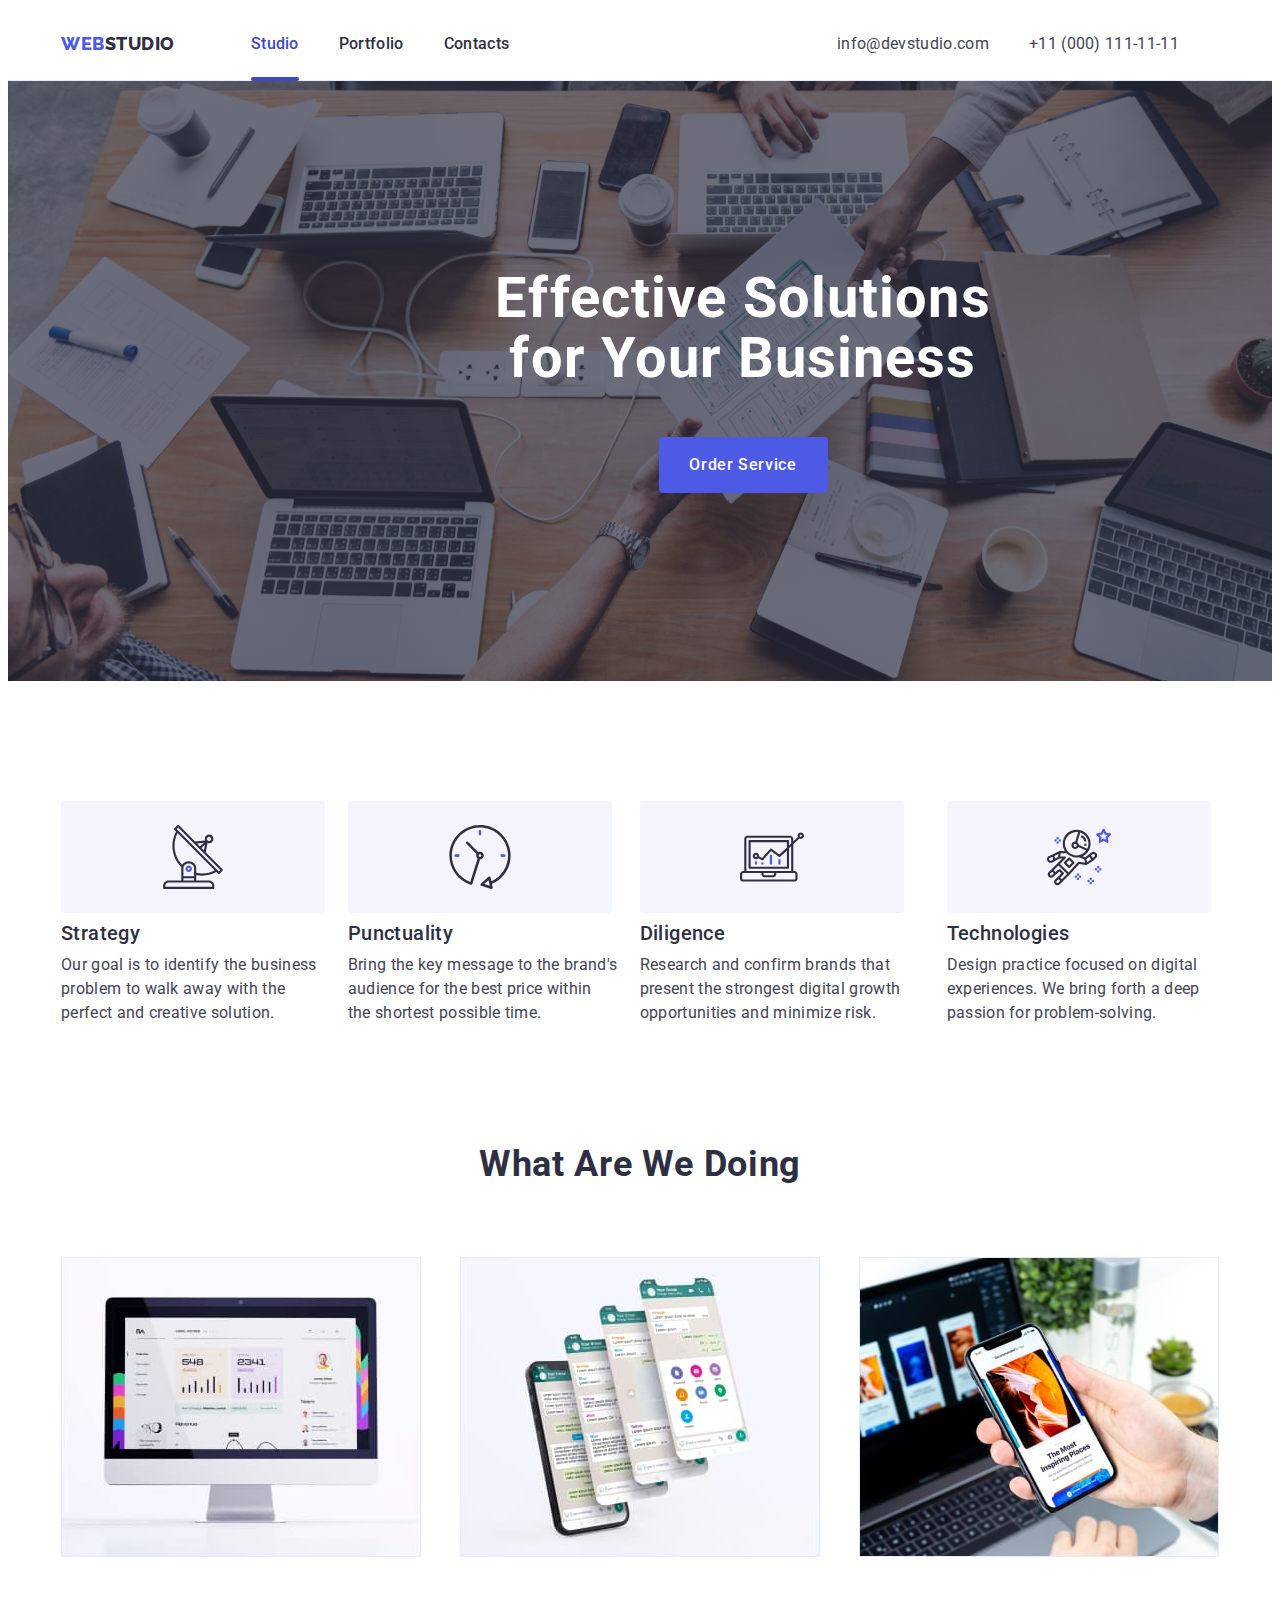
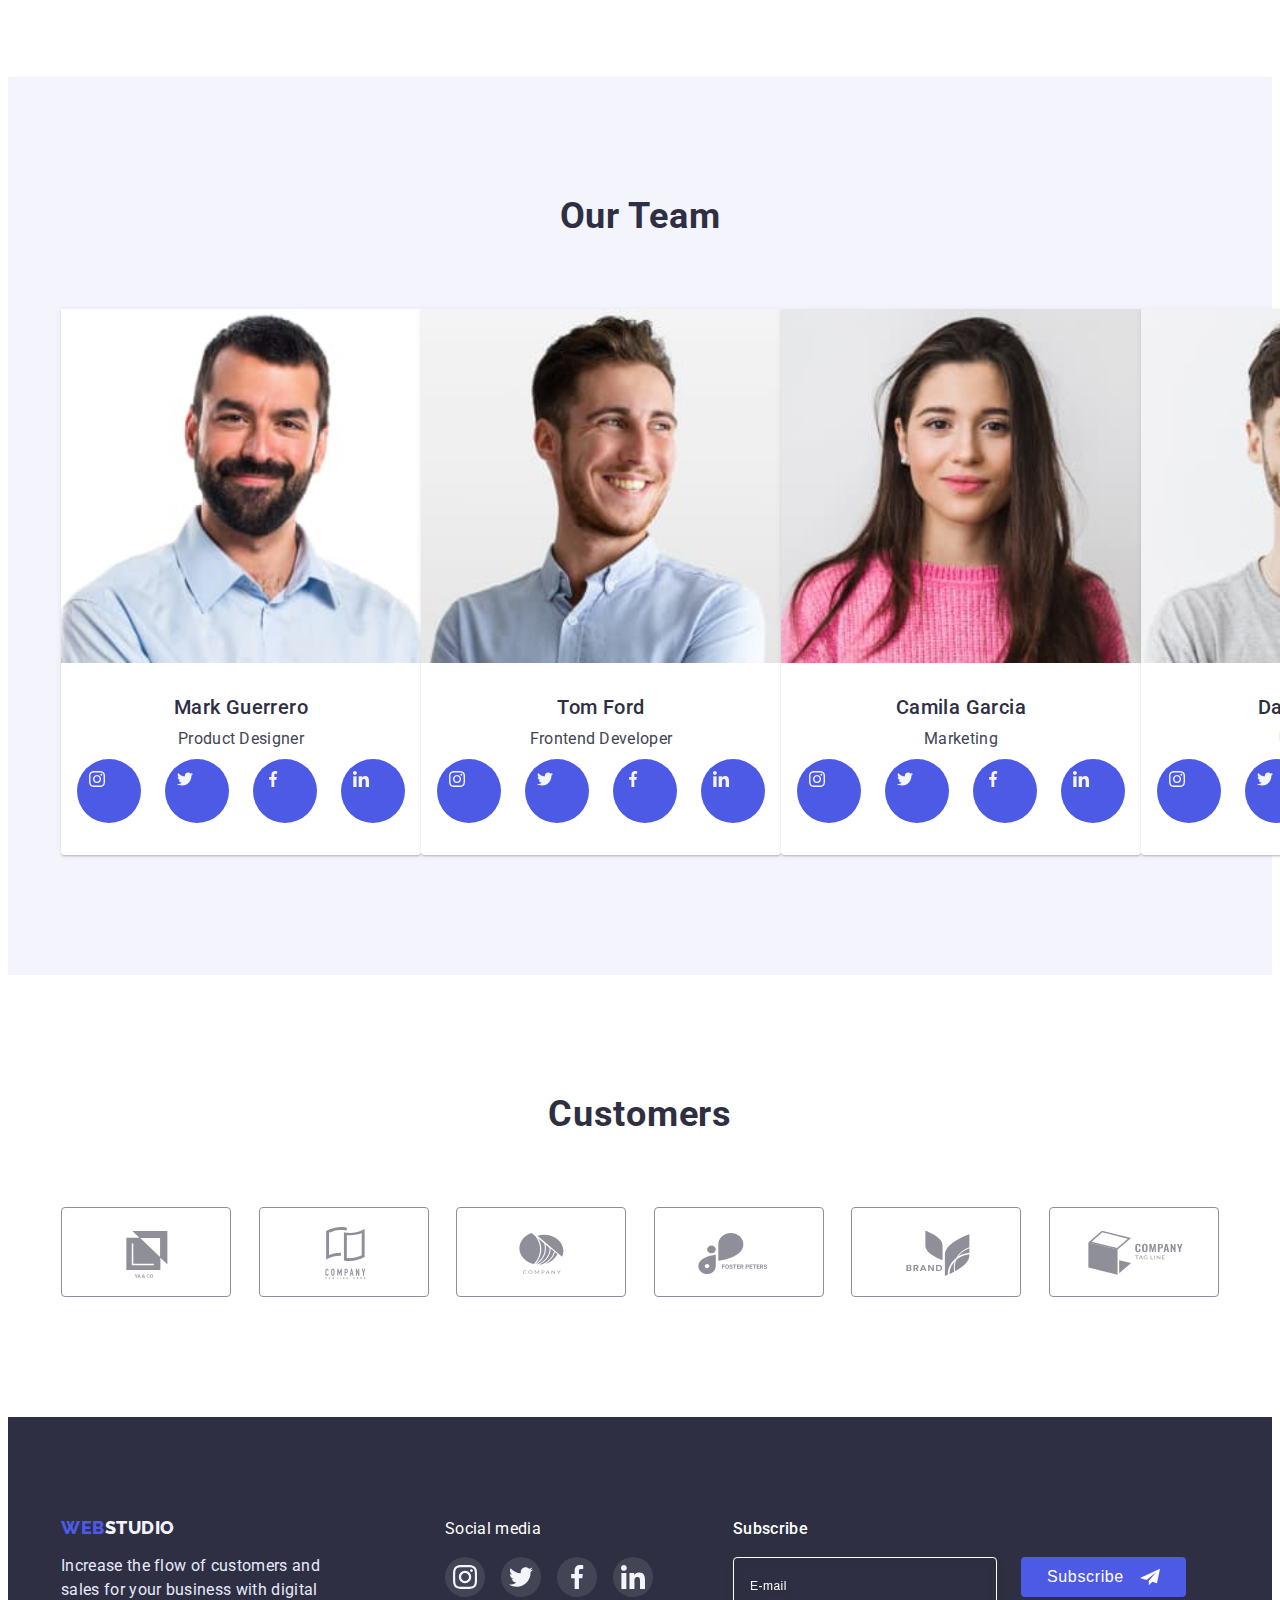
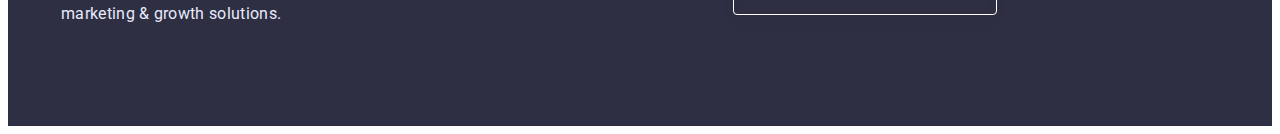
<file: index.html>
<!DOCTYPE html>
<html lang="en">
  <head>
    <meta charset="UTF-8" />
    <meta http-equiv="X-UA-Compatible" content="IE=edge" />
    <meta name="viewport" content="width=device-width, initial-scale=1.0" />
    <title>Web studio</title>
    <link rel="preconnect" href="https://fonts.googleapis.com" />
    <link rel="preconnect" href="https://fonts.gstatic.com" crossorigin />
    <link
      rel="stylesheet"
      href="https://cdnjs.cloudflare.com/ajax/libs/modern-normalize/1.1.0/modern-normalize.min.css"
      integrity="sha512-wpPYUAdjBVSE4KJnH1VR1HeZfpl1ub8YT/NKx4PuQ5NmX2tKuGu6U/JRp5y+Y8XG2tV+wKQpNHVUX03MfMFn9Q=="
      crossorigin="anonymous"
      referrerpolicy="no-referrer"
    />
    <link
      href="https://fonts.googleapis.com/css2?family=Raleway:wght@800&family=Roboto:wght@400;500;700;900&display=swap"
      rel="stylesheet"
    />
    <link rel="stylesheet" href="./css/styles.css" />
  </head>
  <body class="body" id="body">
    <!-- HEADER -->
    <header class="header">
      <div class="container header-container">
        <nav class="header-nav">
          <a class="logo-w link" href="./index.html"
            >Web<span class="logo-s link">Studio</span></a
          >

          <ul class="header-list list">
            <li class="header-item">
              <a class="header-link link active-page" href="./index.html"
                >Studio</a
              >
            </li>
            <li class="header-item">
              <a class="header-link link" href="./portfolio.html">Portfolio</a>
            </li>
            <li class="header-item">
              <a class="header-link link" href="">Contacts</a>
            </li>
          </ul>
        </nav>
        <address class="adress">
          <ul class="header-list list">
            <li class="header-item-contacts">
              <a class="contacts-site link" href="mailto:info@devstudio.com"
                >info@devstudio.com</a
              >
            </li>
            <li class="header-item-contacts">
              <a class="contacts-site link" href="tel:+110001111111"
                >+11 (000) 111-11-11</a
              >
            </li>
          </ul>
        </address>
      </div>
    </header>
    <!-- MAIN -->
    <main>
      <!-- SECTION 1 -->
      <section class="hero">
        <div class="container-hero">
          <h1 class="hero-title">Effective Solutions for Your Business</h1>
          <button class="button" type="button" data-modal-open>
            Order Service
          </button>
        </div>
      </section>
      <!-- SECTION 2 -->
      <section class="section">
        <div class="container proces-container">
          <h2 class="section-title" hidden>Proces</h2>

          <ul class="proces-list list">
            <li class="section-items">
              <div class="proces-icon-item">
                <svg class="proces-icon" width="64" height="64">
                  <use href="./images/sprait/sprait.svg#icon-antenna-1"></use>
                </svg>
              </div>

              <h3 class="secondary-title">Strategy</h3>
              <p class="section-text">
                Our goal is to identify the business problem to walk away with
                the perfect and creative solution.
              </p>
            </li>
            <li class="section-items">
              <div class="proces-icon-item">
                <svg class="proces-icon" width="64" height="64">
                  <use href="./images/sprait/sprait.svg#icon-clock-1"></use>
                </svg>
              </div>

              <h3 class="secondary-title">Punctuality</h3>
              <p class="section-text">
                Bring the key message to the brand's audience for the best price
                within the shortest possible time.
              </p>
            </li>
            <li class="section-items">
              <div class="proces-icon-item">
                <svg class="proces-icon" width="64" height="64">
                  <use href="./images/sprait/sprait.svg#icon-diagram-1"></use>
                </svg>
              </div>

              <h3 class="secondary-title">Diligence</h3>
              <p class="section-text">
                Research and confirm brands that present the strongest digital
                growth opportunities and minimize risk.
              </p>
            </li>
            <li class="section-items">
              <div class="proces-icon-item">
                <svg class="proces-icon" width="64" height="64">
                  <use href="./images/sprait/sprait.svg#icon-astronaut-1"></use>
                </svg>
              </div>

              <h3 class="secondary-title">Technologies</h3>
              <p class="section-text">
                Design practice focused on digital experiences. We bring forth a
                deep passion for problem-solving.
              </p>
            </li>
          </ul>
        </div>
      </section>
      <!-- SECTION 3 -->
      <section class="section doing">
        <div class="container container-doing">
          <h2 class="section-img-title">What are we doing</h2>
          <ul class="list-img list">
            <li class="items-img">
              <img
                class="item-img"
                src="./images/img-1.jpg"
                alt="computer"
                width="360"
                height="300"
              />
            </li>
            <li class="items-img">
              <img
                class="item-img"
                src="./images/img-2.jpg"
                alt="telefon"
                width="360"
                height="300"
              />
            </li>
            <li class="items-img">
              <img
                class="item-img"
                src="./images/images-3-min.jpg"
                alt="techical"
                width="360"
                height="300"
              />
            </li>
          </ul>
        </div>
      </section>
      <!-- SECTION 4 -->
      <section class="our-team section">
        <div class="container">
          <h2 class="section-team-title">Our Team</h2>
          <ul class="list-team list">
            <li class="items-team">
              <img
                class="item-img"
                src="./images/Mark_Guerrero.jpg"
                alt="Mark Guerrero"
                width="264"
                height="260"
              />
              <div class="beckground-text">
                <h3 class="secondary-title-team">Mark Guerrero</h3>
                <p class="team-text">Product Designer</p>
                <ul class="list-team-svg list">
                  <li class="items-list-team">
                    <a class="team-link" href="">
                      <svg class="team-icon" width="16" height="16">
                        <use
                          href="./images/sprait/sprait.svg#icon-instagram"
                        ></use>
                      </svg>
                    </a>
                  </li>
                  <li class="items-list-team">
                    <a class="team-link" href="">
                      <svg class="team-icon" width="16" height="16">
                        <use
                          href="./images/sprait/sprait.svg#icon-twitter"
                        ></use>
                      </svg>
                    </a>
                  </li>
                  <li class="items-list-team">
                    <a class="team-link" href="">
                      <svg class="team-icon" width="16" height="16">
                        <use
                          href="./images/sprait/sprait.svg#icon-facebook"
                        ></use>
                      </svg>
                    </a>
                  </li>
                  <li class="items-list-team">
                    <a class="team-link" href="">
                      <svg class="team-icon" width="16" height="16">
                        <use
                          href="./images/sprait/sprait.svg#icon-linkedin"
                        ></use>
                      </svg>
                    </a>
                  </li>
                </ul>
              </div>
            </li>
            <li class="items-team">
              <img
                class="item-img"
                src="./images/Tom_Ford.jpg"
                alt="Tom Ford"
                width="264"
                height="260"
              />
              <div class="beckground-text">
                <h3 class="secondary-title-team">Tom Ford</h3>
                <p class="team-text">Frontend Developer</p>
                <ul class="list-team-svg list">
                  <li class="items-list-team">
                    <a class="team-link" href="">
                      <svg class="team-icon" width="16" height="16">
                        <use
                          href="./images/sprait/sprait.svg#icon-instagram"
                        ></use>
                      </svg>
                    </a>
                  </li>
                  <li class="items-list-team">
                    <a class="team-link" href="">
                      <svg class="team-icon" width="16" height="16">
                        <use
                          href="./images/sprait/sprait.svg#icon-twitter"
                        ></use>
                      </svg>
                    </a>
                  </li>
                  <li class="items-list-team">
                    <a class="team-link" href="">
                      <svg class="team-icon" width="16" height="16">
                        <use
                          href="./images/sprait/sprait.svg#icon-facebook"
                        ></use>
                      </svg>
                    </a>
                  </li>
                  <li class="items-list-team">
                    <a class="team-link" href="">
                      <svg class="team-icon" width="16" height="16">
                        <use
                          href="./images/sprait/sprait.svg#icon-linkedin"
                        ></use>
                      </svg>
                    </a>
                  </li>
                </ul>
              </div>
            </li>
            <li class="items-team">
              <img
                class="item-img"
                src="./images/Camila_Garcia.jpg"
                alt="Camila Garcia"
                width="264"
                height="260"
              />
              <div class="beckground-text">
                <h3 class="secondary-title-team">Camila Garcia</h3>
                <p class="team-text">Marketing</p>
                <ul class="list-team-svg list">
                  <li class="items-list-team">
                    <a class="team-link" href="">
                      <svg class="team-icon" width="16" height="16">
                        <use
                          href="./images/sprait/sprait.svg#icon-instagram"
                        ></use>
                      </svg>
                    </a>
                  </li>
                  <li class="items-list-team">
                    <a class="team-link" href="">
                      <svg class="team-icon" width="16" height="16">
                        <use
                          href="./images/sprait/sprait.svg#icon-twitter"
                        ></use>
                      </svg>
                    </a>
                  </li>
                  <li class="items-list-team">
                    <a class="team-link" href="">
                      <svg class="team-icon" width="16" height="16">
                        <use
                          href="./images/sprait/sprait.svg#icon-facebook"
                        ></use>
                      </svg>
                    </a>
                  </li>
                  <li class="items-list-team">
                    <a class="team-link" href="">
                      <svg class="team-icon" width="16" height="16">
                        <use
                          href="./images/sprait/sprait.svg#icon-linkedin"
                        ></use>
                      </svg>
                    </a>
                  </li>
                </ul>
              </div>
            </li>
            <li class="items-team">
              <img
                class="item-img"
                src="./images/Daniel_Wilson.jpg"
                alt="Daniel Wilson"
                width="264"
                height="260"
              />
              <div class="beckground-text">
                <h3 class="secondary-title-team">Daniel Wilson</h3>
                <p class="team-text">UI Designer</p>
                <ul class="list-team-svg list">
                  <li class="items-list-team">
                    <a class="team-link" href="">
                      <svg class="team-icon" width="16" height="16">
                        <use
                          href="./images/sprait/sprait.svg#icon-instagram"
                        ></use>
                      </svg>
                    </a>
                  </li>
                  <li class="items-list-team">
                    <a class="team-link" href="">
                      <svg class="team-icon" width="16" height="16">
                        <use
                          href="./images/sprait/sprait.svg#icon-twitter"
                        ></use>
                      </svg>
                    </a>
                  </li>
                  <li class="items-list-team">
                    <a class="team-link" href="">
                      <svg class="team-icon" width="16" height="16">
                        <use
                          href="./images/sprait/sprait.svg#icon-facebook"
                        ></use>
                      </svg>
                    </a>
                  </li>
                  <li class="items-list-team">
                    <a class="team-link" href="">
                      <svg class="team-icon" width="16" height="16">
                        <use
                          href="./images/sprait/sprait.svg#icon-linkedin"
                        ></use>
                      </svg>
                    </a>
                  </li>
                </ul>
              </div>
            </li>
          </ul>
        </div>
      </section>
      <section class="section castomers-section">
        <div class="container">
          <h2 class="title-castomers">Customers</h2>
          <ul class="castomers-list list">
            <li class="castomer-list-item">
              <a class="customers-link" href="">
                <svg class="castomer-icon" width="104" height="56">
                  <use href="./images/sprait/sprait.svg#icon-Logo"></use></svg
              ></a>
            </li>
            <li class="castomer-list-item">
              <a class="customers-link" href=""
                ><svg class="castomer-icon" width="104" height="56">
                  <use href="./images/sprait/sprait.svg#icon-Logo-1"></use></svg
              ></a>
            </li>

            <li class="castomer-list-item">
              <a class="customers-link" href="">
                <svg class="castomer-icon" width="104" height="56">
                  <use href="./images/sprait/sprait.svg#icon-Logo-2"></use></svg
              ></a>
            </li>
            <li class="castomer-list-item">
              <a class="customers-link" href=""
                ><svg class="castomer-icon" width="104" height="56">
                  <use href="./images/sprait/sprait.svg#icon-Logo-3"></use></svg
              ></a>
            </li>
            <li class="castomer-list-item">
              <a class="customers-link" href=""
                ><svg class="castomer-icon" width="104" height="56">
                  <use href="./images/sprait/sprait.svg#icon-Logo-4"></use></svg
              ></a>
            </li>
            <li class="castomer-list-item">
              <a class="customers-link" href=""
                ><svg class="castomer-icon" width="104" height="56">
                  <use href="./images/sprait/sprait.svg#icon-Logo-5"></use></svg
              ></a>
            </li>
          </ul>
        </div>
      </section>
    </main>
    <footer class="footer">
      <div class="container-footer container">
        <div class="container-footer-logo">
          <a class="logo-w-footer link logo-footer" href="./index.html"
            >Web<span class="footer-logo-s">Studio</span></a
          >

          <p class="footer-section-text section-text">
            Increase the flow of customers and sales for your business with
            digital marketing & growth solutions.
          </p>
        </div>
        <div class="social-media-container">
          <p class="social-media">Social media</p>
          <ul class="social-media-list list">
            <li class="social-media-item">
              <a href="" class="social-media-link link">
                <svg class="social-media-icon" width="16" height="16">
                  <use href="./images/sprait/sprait.svg#icon-instagram"></use>
                </svg>
              </a>
            </li>
            <li class="social-media-item">
              <a href="" class="social-media-link link">
                <svg class="social-media-icon" width="16" height="16">
                  <use href="./images/sprait/sprait.svg#icon-twitter"></use>
                </svg>
              </a>
            </li>
            <li class="social-media-item">
              <a href="" class="social-media-link link">
                <svg class="social-media-icon" width="16" height="16">
                  <use href="./images/sprait/sprait.svg#icon-facebook"></use>
                </svg>
              </a>
            </li>
            <li class="social-media-item">
              <a href="" class="social-media-link link">
                <svg class="social-media-icon" width="16" height="16">
                  <use href="./images/sprait/sprait.svg#icon-linkedin"></use>
                </svg>
              </a>
            </li>
          </ul>
        </div>
        <div class="footer-subscribe">
          <h2 class="footer-header">Subscribe</h2>
          <form class="footer-input">
            <input
              type="email"
              name="email"
              placeholder="E-mail"
              class="footer-input-email"
            />
            <button type="submit" class="subscribe-btn">
              Subscribe
              <svg width="24" height="24" class="footer-plane-icon">
                <use href="./images/sprait/sprait.svg#footer-plane-icon"></use>
              </svg>
            </button>
          </form>
        </div>
      </div>
    </footer>
    <div class="backdrop is-hidden" data-modal>
      <div class="modal">
        <button type="button" class="modal-close-btn" data-modal-close>
          <svg class="modal-close-btn-icon">
            <use href="./images/sprait/sprait.svg#close-modal"></use>
          </svg>
        </button>
        <p class="modal-form-title">
          Leave your contacts and we will call you back
        </p>
        <form class="modal-form">
          <label class="modal-form-field">
            <span class="modal-form-text">Name*</span>
            <span class="modal-form-input-wrapper">
              <input
                type="text"
                name="user_mane"
                class="modal-form-input"
                required
                pattern="[a-zA-Zа-яА-ЯІіЇї]+"
                minlength="2"
              />
              <svg class="modal-form-icon">
                <use href="./images/sprait/sprait.svg#person"></use>
              </svg>
            </span>
          </label>
          <label class="modal-form-field">
            <span class="modal-form-text">Phone*</span>
            <span class="modal-form-input-wrapper">
              <input
                type="tel"
                name="user_phone"
                class="modal-form-input"
                required
                pattern="[0-9]{3}-[0-9]{3}-[0-9]{2}-[0-9]{2}"
                title="xxx-xxx-xx-xx"
              />
              <svg class="modal-form-icon">
                <use href="./images/sprait/sprait.svg#phone"></use>
              </svg>
            </span>
          </label>
          <label class="modal-form-field">
            <span class="modal-form-text">Email*</span>
            <span class="modal-form-input-wrapper">
              <input
                type="email"
                name="user_email"
                class="modal-form-input"
                required
              />
              <svg class="modal-form-icon">
                <use href="./images/sprait/sprait.svg#email"></use>
              </svg>
            </span>
          </label>
          <label class="modal-form-field">
            <span class="modal-form-text">Comment</span>
            <textarea
              name="user_message"
              class="modal-form-texterea"
              placeholder="Text input"
            ></textarea>
          </label>
          <div class="modal-field">
            <input
              id="user-policy"
              type="checkbox"
              name="user_policy"
              class="modal-form-check visually-hidden"
            />
            <label for="user-policy" class="modal-form-check-desc">
              I accept the terms and conditions of the
              <a href="" class="privacy-link">Privacy Policy</a>
            </label>
          </div>
          <button type="submit" class="modal-form-submit">Send</button>
        </form>
      </div>
    </div>
    <script src="./js/modal.js"></script>
  </body>
</html>
</file>
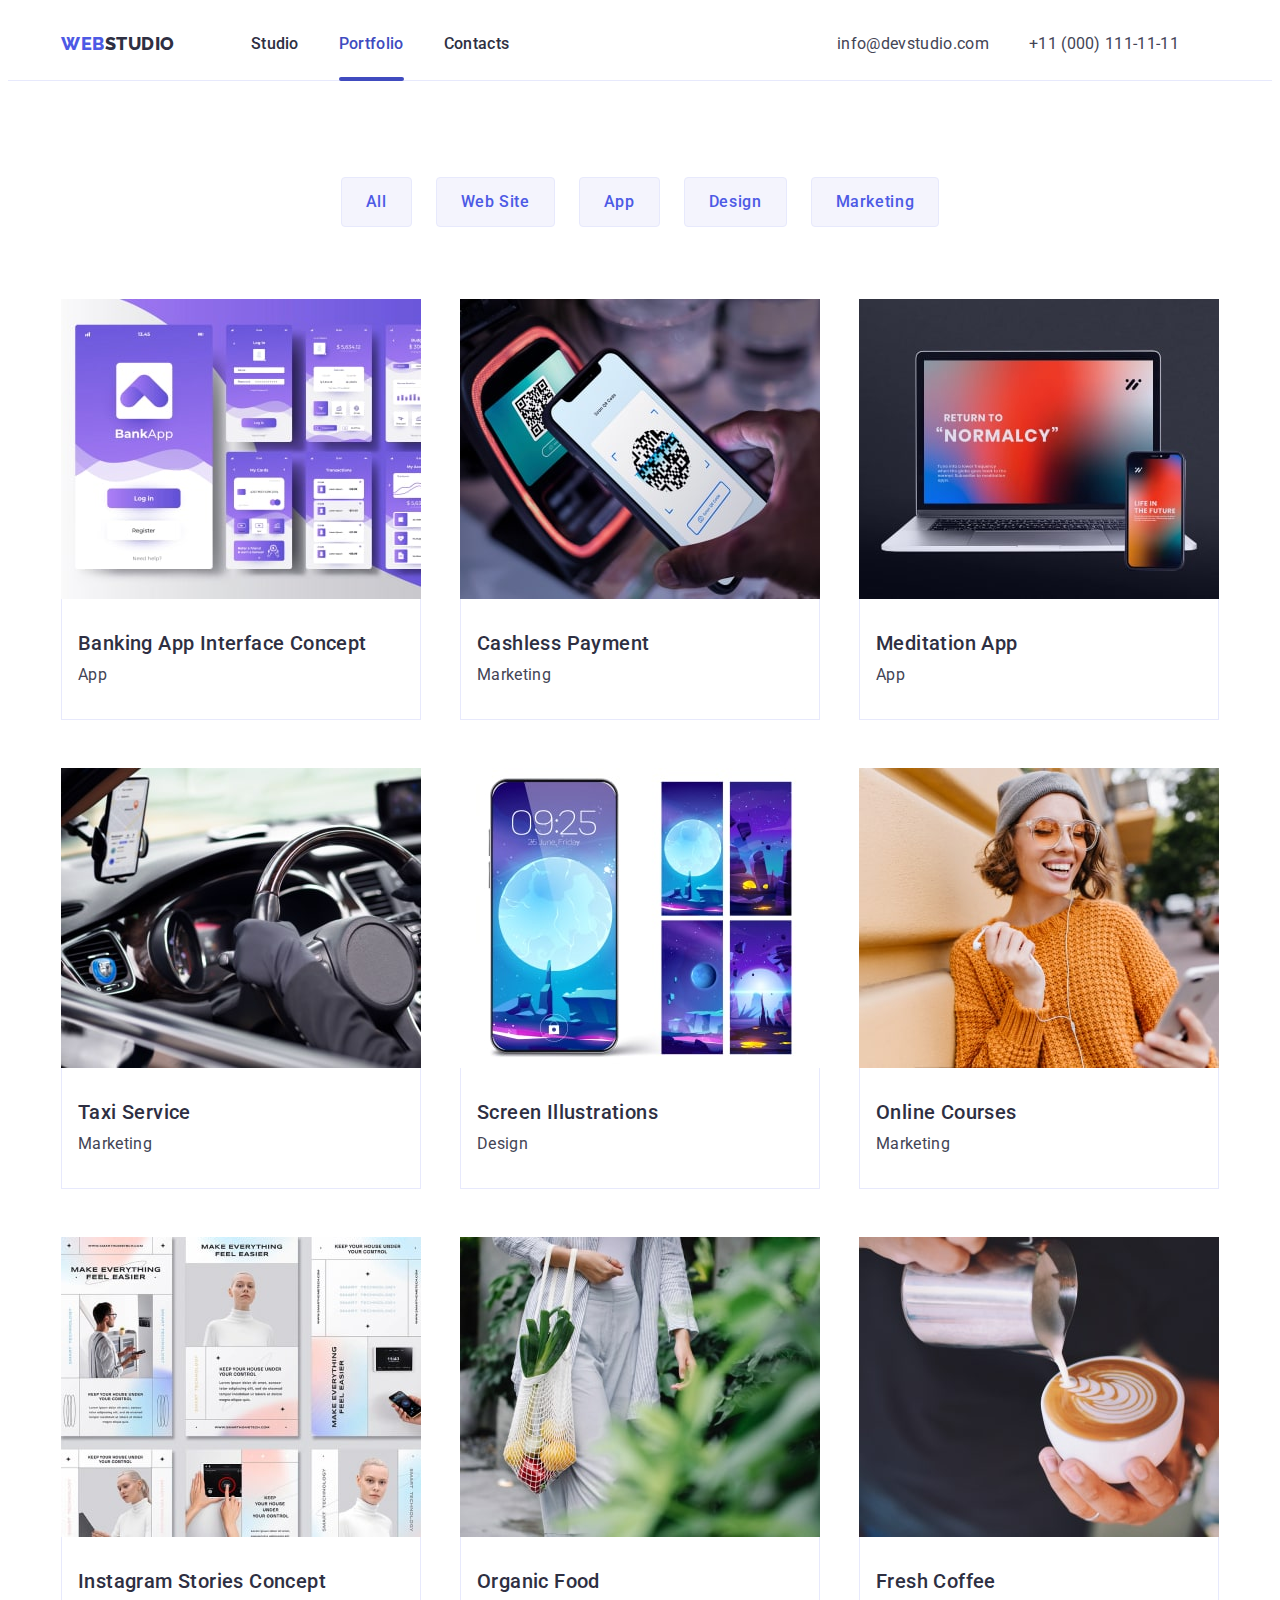
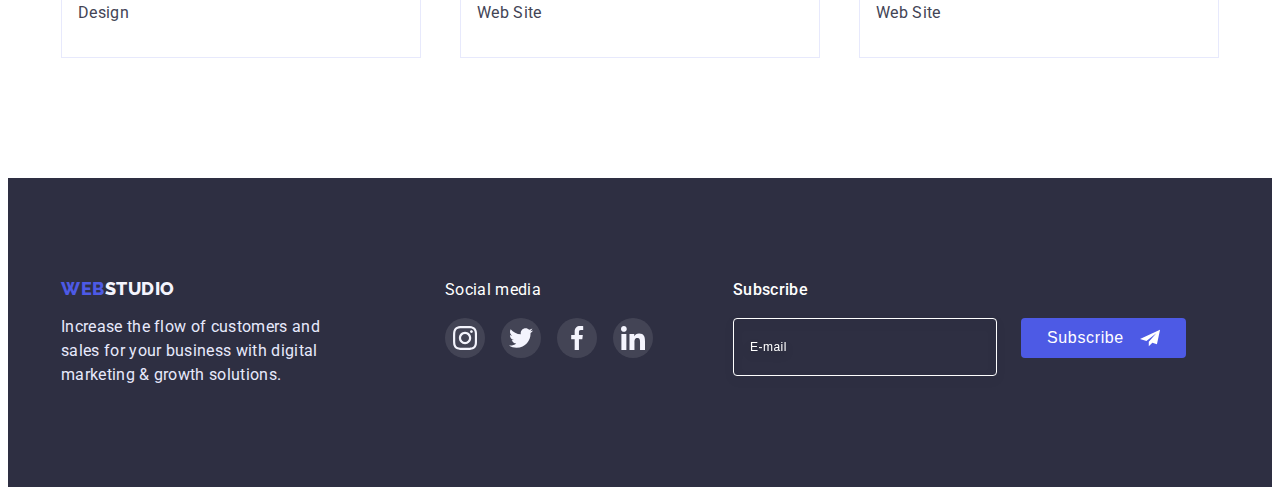
<file: portfolio.html>
<!DOCTYPE html>
<html lang="en">
  <head>
    <meta charset="UTF-8" />
    <meta http-equiv="X-UA-Compatible" content="IE=edge" />
    <meta name="viewport" content="width=device-width, initial-scale=1.0" />
    <title>Portfolio</title>
    <link rel="preconnect" href="https://fonts.googleapis.com" />
    <link rel="preconnect" href="https://fonts.gstatic.com" crossorigin />
    <link
      rel="stylesheet"
      href="https://cdnjs.cloudflare.com/ajax/libs/modern-normalize/1.1.0/modern-normalize.min.css"
      integrity="sha512-wpPYUAdjBVSE4KJnH1VR1HeZfpl1ub8YT/NKx4PuQ5NmX2tKuGu6U/JRp5y+Y8XG2tV+wKQpNHVUX03MfMFn9Q=="
      crossorigin="anonymous"
      referrerpolicy="no-referrer"
    />
    <link
      href="https://fonts.googleapis.com/css2?family=Raleway:wght@800&family=Roboto:wght@400;500;700;900&display=swap"
      rel="stylesheet"
    />
    <link rel="stylesheet" href="./css/styles.css" />
  </head>
  <body class="body" id="body">
    <!-- HEADER -->
    <header class="header">
      <div class="container header-container">
        <nav class="header-nav">
          <a class="logo-w link" href="./index.html"
            >Web<span class="logo-s link">Studio</span></a
          >

          <ul class="header-list list">
            <li class="header-item">
              <a class="header-link link" href="./index.html">Studio</a>
            </li>
            <li class="header-item">
              <a class="header-link link active-page" href="./portfolio.html"
                >Portfolio</a
              >
            </li>
            <li class="header-item">
              <a class="header-link link" href="">Contacts</a>
            </li>
          </ul>
        </nav>
        <address class="adress">
          <ul class="header-list list">
            <li class="header-item-contacts">
              <a class="contacts-site link" href="mailto:info@devstudio.com"
                >info@devstudio.com</a
              >
            </li>
            <li class="header-item-contacts">
              <a class="contacts-site link" href="tel:+110001111111"
                >+11 (000) 111-11-11</a
              >
            </li>
          </ul>
        </address>
      </div>
    </header>
    <!-- MAIN -->
    <main>
      <!-- Navigation -->
      <section class="section-portfolio">
        <div class="container">
          <h1 hidden>Navigation</h1>
          <ul class="list container-portfolio-button">
            <li class="item-portfolio">
              <button class="button-portfolio" type="button">All</button>
            </li>
            <li class="item-portfolio">
              <button class="button-portfolio" type="button">Web Site</button>
            </li>
            <li class="item-portfolio">
              <button class="button-portfolio" type="button">App</button>
            </li>
            <li class="item-portfolio">
              <button class="button-portfolio" type="button">Design</button>
            </li>
            <li class="item-portfolio">
              <button class="button-portfolio" type="button">Marketing</button>
            </li>
          </ul>
        </div>

        <!-- Section 1 -->
        <div class="container">
          <ul class="list portfolio-img-list">
            <li class="portfolio-img-item">
              <a class="link-portfolio link" href="">
                <div class="team-list-img-wrapper">
                  <img
                    class="item-img"
                    src="./images/banking-app-min.jpg"
                    alt="Banking App Interface Concept"
                    width="360"
                    height="300"
                  />
                  <p class="overlay">Lorem ipsum dolor sit amet consectetur adipisicing elit. Cum dignissimos sed vero earum voluptas quia obcaecati voluptates nobis natus quibusdam, nesciunt, aliquam quam dicta cumque. Nam voluptatum consequatur officia dignissimos.</p>
                </div>

                <div class="portfolio-img-text">
                  <h2 class="secondary-title-portfolio">
                    Banking App Interface Concept
                  </h2>
                  <p class="section-text portfilio-section-text">App</p>
                </div></a
              >
            </li>

            <li class="portfolio-img-item">
              <a class="link-portfolio link" href=""
                ><div class="team-list-img-wrapper">
                  <img
                    class="item-img"
                    src="./images/payment-min.jpg"
                    alt="Cashless Payment"
                    width="360"
                    height="300"
                  />
                  <p class="overlay">Lorem ipsum, dolor sit amet consectetur adipisicing elit. Aliquid neque inventore aspernatur vel qui. Quaerat rem fugiat eveniet consequatur quibusdam sint, sunt omnis molestiae incidunt eos quae non, ab totam!</p>
                </div>

                <div class="portfolio-img-text">
                  <h2 class="secondary-title-portfolio">Cashless Payment</h2>
                  <p class="section-text portfilio-section-text">Marketing</p>
                </div></a
              >
            </li>

            <li class="portfolio-img-item">
              <a class="link-portfolio link" href=""
                ><div class="team-list-img-wrapper">
                  <img
                    class="item-img"
                    src="./images/meditaion-app-min.jpg"
                    alt="Meditaion App"
                    width="360"
                    height="300"
                  />
                  <p class="overlay">Lorem ipsum dolor, sit amet consectetur adipisicing elit. Quas obcaecati consequuntur fugiat modi perspiciatis placeat cumque aut possimus excepturi, cum vero nesciunt in pariatur earum ab necessitatibus omnis a eaque!</p>
                </div>

                <div class="portfolio-img-text">
                  <h2 class="secondary-title-portfolio">Meditation App</h2>
                  <p class="section-text portfilio-section-text">App</p>
                </div></a
              >
            </li>

            <li class="portfolio-img-item">
              <a class="link-portfolio link" href=""
                ><div class="team-list-img-wrapper">
                  <img
                    class="item-img"
                    src="./images/taxi-service-min.jpg"
                    alt="Taxi Service"
                    width="360"
                    height="300"
                  />
                  <p class="overlay">Lorem ipsum dolor sit, amet consectetur adipisicing elit. Esse quasi, adipisci excepturi vel mollitia distinctio hic temporibus eaque placeat labore at cupiditate sunt ullam voluptatem corrupti quas quisquam magni dolorum.</p>
                </div>

                <div class="portfolio-img-text">
                  <h2 class="secondary-title-portfolio">Taxi Service</h2>
                  <p class="section-text portfilio-section-text">Marketing</p>
                </div></a
              >
            </li>

            <li class="portfolio-img-item">
              <a class="link-portfolio link" href=""
                ><div class="team-list-img-wrapper">
                  <img
                    class="item-img"
                    src="./images/screen-illustrations-min.jpg"
                    alt="Screen Illustrations"
                    width="360"
                    height="300"
                  />
                  <p class="overlay">Lorem ipsum dolor sit, amet consectetur adipisicing elit. Esse quasi, adipisci excepturi vel mollitia distinctio hic temporibus eaque placeat labore at cupiditate sunt ullam voluptatem corrupti quas quisquam magni dolorum.</p>
                </div>

                <div class="portfolio-img-text">
                  <h2 class="secondary-title-portfolio">
                    Screen Illustrations
                  </h2>
                  <p class="section-text portfilio-section-text">Design</p>
                </div></a
              >
            </li>

            <li class="portfolio-img-item">
              <a class="link-portfolio link" href=""
                ><div class="team-list-img-wrapper">
                  <img
                    class="item-img"
                    src="./images/online-courses-min.jpg"
                    alt="Online Courses"
                    width="360"
                    height="300"
                  />
                  <p class="overlay">Lorem ipsum dolor sit, amet consectetur adipisicing elit. Esse quasi, adipisci excepturi vel mollitia distinctio hic temporibus eaque placeat labore at cupiditate sunt ullam voluptatem corrupti quas quisquam magni dolorum.</p>
                </div>

                <div class="portfolio-img-text">
                  <h2 class="secondary-title-portfolio">Online Courses</h2>
                  <p class="section-text portfilio-section-text">Marketing</p>
                </div></a
              >
            </li>

            <li class="portfolio-img-item">
              <a class="link-portfolio link" href=""
                ><div class="team-list-img-wrapper">
                  <img
                    class="item-img"
                    src="./images/instagram-stories-concept-min.jpg"
                    alt="Instagram Stories Concept"
                    width="360"
                    height="300"
                  />
                  <p class="overlay">Lorem ipsum dolor sit, amet consectetur adipisicing elit. Esse quasi, adipisci excepturi vel mollitia distinctio hic temporibus eaque placeat labore at cupiditate sunt ullam voluptatem corrupti quas quisquam magni dolorum.</p>
                </div>

                <div class="portfolio-img-text">
                  <h2 class="secondary-title-portfolio">
                    Instagram Stories Concept
                  </h2>
                  <p class="section-text portfilio-section-text">Design</p>
                </div></a
              >
            </li>

            <li class="portfolio-img-item">
              <a class="link-portfolio link" href=""
                ><div class="team-list-img-wrapper">
                  <img
                    class="item-img"
                    src="./images/organic-food-min.jpg"
                    alt="Organic Food"
                    width="360"
                    height="300"
                  />
                  <p class="overlay">Lorem ipsum dolor sit, amet consectetur adipisicing elit. Esse quasi, adipisci excepturi vel mollitia distinctio hic temporibus eaque placeat labore at cupiditate sunt ullam voluptatem corrupti quas quisquam magni dolorum.</p>
                </div>

                <div class="portfolio-img-text">
                  <h2 class="secondary-title-portfolio">Organic Food</h2>
                  <p class="section-text portfilio-section-text">Web Site</p>
                </div></a
              >
            </li>

            <li class="portfolio-img-item">
              <a class="link-portfolio link" href=""
                ><div class="team-list-img-wrapper">
                  <img
                    class="item-img"
                    src="./images/fresh-coffee-min.jpg"
                    alt="Fresh Coffee"
                    width="360"
                    height="300"
                  />
                  <p class="overlay">Lorem ipsum dolor sit, amet consectetur adipisicing elit. Esse quasi, adipisci excepturi vel mollitia distinctio hic temporibus eaque placeat labore at cupiditate sunt ullam voluptatem corrupti quas quisquam magni dolorum.</p>
                </div>

                <div class="portfolio-img-text">
                  <h2 class="secondary-title-portfolio">Fresh Coffee</h2>
                  <p class="section-text portfilio-section-text">Web Site</p>
                </div></a
              >
            </li>
          </ul>
        </div>
      </section>
    </main>
    <!-- Footer -->
    <footer class="footer">
      <div class="container-footer container">
        <div class="container-footer-logo">
          <a class="logo-w-footer link logo-footer" href="./index.html"
            >Web<span class="footer-logo-s">Studio</span></a
          >

          <p class="footer-section-text section-text">
            Increase the flow of customers and sales for your business with
            digital marketing & growth solutions.
          </p>
        </div>
        <div class="social-media-container">
          <p class="social-media">Social media</p>
          <ul class="social-media-list list">
            <li class="social-media-item">
              <a href="" class="social-media-link link">
                <svg class="social-media-icon" width="16" height="16">
                  <use href="./images/sprait/sprait.svg#icon-instagram"></use>
                </svg>
              </a>
            </li>
            <li class="social-media-item">
              <a href="" class="social-media-link link">
                <svg class="social-media-icon" width="16" height="16">
                  <use href="./images/sprait/sprait.svg#icon-twitter"></use>
                </svg>
              </a>
            </li>
            <li class="social-media-item">
              <a href="" class="social-media-link link">
                <svg class="social-media-icon" width="16" height="16">
                  <use href="./images/sprait/sprait.svg#icon-facebook"></use>
                </svg>
              </a>
            </li>
            <li class="social-media-item">
              <a href="" class="social-media-link link">
                <svg class="social-media-icon" width="16" height="16">
                  <use href="./images/sprait/sprait.svg#icon-linkedin"></use>
                </svg>
              </a>
            </li>
          </ul>
        </div>
        <div class="footer-subscribe">
          <h2 class="footer-header">Subscribe</h2>
          <form class="footer-input">
            <input
              type="email"
              name="email"
              placeholder="E-mail"
              class="footer-input-email"
            />
            <button type="submit" class="subscribe-btn">
              Subscribe
              <svg width="24" height="24" class="footer-plane-icon">
                <use href="./images/sprait/sprait.svg#footer-plane-icon"></use>
              </svg>
            </button>
          </form>
        </div>
      </div>
    </footer>
  </body>
</html>
</file>
<file: css/styles.css>
:root {
  --accent-color: #404bbf;
  --primary-font: "Roboto", sans-serif;
  --secondary-font: "Raleway", sans-serif;
  --primaru-text-color: #2e2f42;
  --secondary-text-color: #434455;
  --button-color: #4d5ae5;
  --fill-customers: #8e8f99;
  --focus-fill-customers: #404bbf;
  --footer-backgraund-svg: #31d0aa;
  --transition-dur-fun: 250ms cubic-bezier(0.4, 0, 0.2, 1);
}

h1,
h2,
h3,
h4,
p {
  margin-top: 0;
  margin-bottom: 0;
}

ul,
ol {
  margin-top: 0;
  margin-bottom: 0;
  padding-left: 0;
}
img {
  display: block;
  width: 100%;
  height: auto;
}
button {
  cursor: pointer;
}
.visually-hidden {
  position: absolute;
  width: 1px;
  height: 1px;
  margin: -1px;
  border: 0;
  padding: 0;

  white-space: nowrap;
  clip-path: inset(100%);
  clip: rect(0 0 0 0);
  overflow: hidden;
}

body {
  font-family: var(--primary-font);
  color: var(--secondary-text-color);
}
:focus {
  outline: none;
}
.container {
  width: 1158px;
  margin-left: auto;
  margin-right: auto;
  padding-left: 15px;
  padding-right: 15px;
}

.list {
  list-style: none;
}

.link {
  text-decoration: none;
}

.logo-w:focus,
.header-link:focus,
.contacts-site:focus,
.logo-w:hover,
.header-link:hover,
.contacts-site:hover {
  color: #404bbf;
}

/* =================Components================ */
.link-portfolio:focus,
.link-portfolio:hover {
  box-shadow: 0px 1px 6px rgba(46, 47, 66, 0.08),
    0px 1px 1px rgba(46, 47, 66, 0.16), 0px 2px 1px rgba(46, 47, 66, 0.08);
}

.team-link:hover,
.team-link:focus {
  background: #404bbf;
}
.customers-link:hover,
.customers-link:focus {
  fill: var(--focus-fill-customers);
  border: 1px solid var(--focus-fill-customers);
}
.social-media-link:hover,
.social-media-link:focus {
  background-color: var(--footer-backgraund-svg);
}
.button-portfolio:hover,
.button-portfolio:focus {
  background-color: #404bbf;
  color: #ffffff;
  border-color: #404bbf;
  box-shadow: 0px 3px 1px rgba(0, 0, 0, 0.1), 0px 2px 1px rgba(0, 0, 0, 0.08),
    0px 2px 2px rgba(0, 0, 0, 0.12);
}
.button-portfolio {
  font-family: var(--primary-font);

  font-weight: 500;
  font-size: 16px;
  line-height: 1.5;

  letter-spacing: 0.04em;

  color: var(--button-color);
  background: #f4f4fd;
  border-radius: 4px;
  border: 1px solid #e7e9fc;
  padding: 12px 24px 12px 24px;
  transition: color var(--transition-dur-fun),
    background-color var(--transition-dur-fun),
    border-color var(--transition-dur-fun), box-shadow var(--transition-dur-fun);
}

.button {
  font-family: var(--primary-font);

  font-weight: 500;
  font-size: 16px;
  line-height: 1.5;

  letter-spacing: 0.04em;

  color: #ffffff;
  background: #4d5ae5;

  width: 169px;
  height: 56px;
  text-align: center;

  margin: auto;
  display: block;
  border-radius: 4px;
  border: #2e2f42;
  transition: color var(--transition-dur-fun),
    background-color var(--transition-dur-fun);
}

.button:hover,
.button:focus {
  background-color: #404bbf;
  color: #ffffff;
}

/* =======================Header======================== */
.header {
  border-bottom: 1px solid #e7e9fc;
}
.header-item {
  display: flex;
  position: relative;
}

.header-container {
  display: flex;
  align-items: center;
  justify-content: space-between;
}
.header-nav {
  display: flex;
  align-items: center;
}

.logo-w {
  font-family: var(--secondary-font);

  font-weight: 800;
  font-size: 18px;
  line-height: 1.17;

  letter-spacing: 0.03em;
  text-transform: uppercase;

  color: #4d5ae5;

  margin-right: 76px;
  padding-top: 24px;
  padding-bottom: 24px;
}
.header-item:not(:last-child) {
  margin-right: 40px;
}
.logo-s {
  color: var(--primaru-text-color);
}

.adress {
  font-style: normal;
}

.contacts-site {
  font-size: 16px;
  line-height: 1.5;

  letter-spacing: 0.02em;

  color: var(--secondary-text-color);
  margin-right: 40px;
  transition: color var(--transition-dur-fun);
}
.active-page {
  color: var(--accent-color);
}
.active-page::after {
  position: absolute;

  width: 100%;
  height: 4px;
  display: block;
  content: "";
  text-align: center;

  background-color: var(--accent-color);

  border-radius: 2px;
  bottom: -25px;
}

.header-list {
  display: flex;
  align-items: center;
  padding-top: 24px;
  padding-bottom: 24px;
}

.header-link {
  display: block;
  align-items: flex-end;

  font-weight: 500;
  font-size: 16px;
  line-height: 1.5;

  letter-spacing: 0.02em;

  color: var(--primaru-text-color);
  /* transition: color var(--transition-dur-fun); */
}
.active-page {
  color: var(--accent-color);
}

/* ================Section=================== */
.container-hero {
  width: 1440px;

  margin-left: auto;
  margin-right: auto;
  padding-left: 15px;
  padding-right: 15px;
}

.section {
  padding-top: 120px;
}
.section-items:not(:last-child) {
  margin-right: 22px;
}
.proces-container {
  display: flex;
  align-items: center;
  justify-content: space-between;
}
.doing {
  padding-bottom: 120px;
}
.hero-title {
  font-size: 56px;
  line-height: 1.07;

  text-align: center;
  letter-spacing: 0.02em;

  color: #ffffff;
  width: 496px;
  margin-left: auto;
  margin-right: auto;
  margin-bottom: 48px;
}

.hero {
  background-color: #2e2f42;
  background-image: linear-gradient(
      rgba(46, 47, 66, 0.7),
      rgba(46, 47, 66, 0.7)
    ),
    url("../images/people-office.jpg");

  padding-top: 188px;
  padding-bottom: 188px;

  max-width: 1440px;
  margin-right: auto;
  margin-left: auto;
}

.proces-icon-item {
  display: flex;
  margin-bottom: 8px;

  width: 264px;
  height: 112px;
  background-color: #f4f4fd;
  align-items: center;
  justify-content: center;
  border-radius: 4px;
}

.secondary-title {
  font-weight: 500;
  font-size: 20px;
  line-height: 1.2;

  letter-spacing: 0.02em;
  color: var(--primaru-text-color);

  margin-bottom: 8px;
}

.secondary-img-title {
  font-weight: 500;
  font-size: 20px;
  line-height: 1.2;

  letter-spacing: 0.02em;
  text-align: center;
  text-transform: capitalize;
}

.section-team-title {
  font-size: 36px;
  line-height: 1.11;

  letter-spacing: 0.02em;
  text-align: center;
  text-transform: capitalize;
  color: var(--primaru-text-color);

  margin-bottom: 72px;
}

.section-text {
  font-size: 16px;
  line-height: 1.5;

  letter-spacing: 0.02em;

  color: var(--secondary-text-color);

  align-items: stretch;
}
.section-title {
  font-size: 36px;
  line-height: 1.11;

  letter-spacing: 0.02em;
}

.sectiom-team {
  background: #f4f4fd;
}
.secondary-title-team {
  font-weight: 500;
  font-size: 20px;
  line-height: 1.2;

  letter-spacing: 0.02em;
  color: var(--primaru-text-color);

  margin-bottom: 8px;
  text-align: center;
}
.team-text {
  font-size: 16px;
  line-height: 1.5;

  letter-spacing: 0.02em;

  color: var(--secondary-text-color);
  text-align: center;
}

.proces-list {
  display: flex;
  align-items: center;
  justify-content: space-between;
}
.section-img-title {
  font-size: 36px;
  line-height: 1.11;

  letter-spacing: 0.02em;
  text-align: center;
  text-transform: capitalize;
  color: var(--primaru-text-color);

  margin-bottom: 72px;
}
.beckground-text {
  background: #ffffff;
  padding-top: 32px;
  padding-bottom: 32px;
  padding-left: 16px;
  padding-right: 16px;
  border-radius: 0px 0px 4px 4px;
}
.items-team {
  background-color: #ffffff;
  box-shadow: 0px 1px 6px rgba(46, 47, 66, 0.08),
    0px 1px 1px rgba(46, 47, 66, 0.16), 0px 2px 1px rgba(46, 47, 66, 0.08);
  border-radius: 0px 0px 4px 4px;
}
.team-link {
  display: flex;

  padding: 12px 12px 12px 12px;
  width: 40px;
  height: 40px;
  border-radius: 50%;
  background-color: #4d5ae5;
  transition: background-color var(--transition-dur-fun);
}

.list-img {
  display: flex;
  align-items: center;
  justify-content: space-between;
}
.list-team {
  display: flex;
  align-items: center;
  justify-content: space-between;
}
.list-team-svg {
  display: flex;
  justify-content: center;
  margin-top: 8px;
  gap: 24px;
}
.our-team {
  background: #f4f4fd;
  padding-bottom: 120px;
}

.title-castomers {
  font-size: 36px;
  line-height: 1.11;

  letter-spacing: 0.02em;
  text-align: center;
  text-transform: capitalize;
  color: var(--primaru-text-color);
  margin-bottom: 72px;
}
.castomers-list {
  display: flex;
  justify-content: space-between;
}
.customers-link {
  display: flex;

  width: 168px;
  height: 88px;

  align-items: center;
  justify-content: center;
  border-radius: 4px;
  fill: var(--fill-customers);
  border: 1px solid var(--fill-customers);
  transition: fill var(--transition-dur-fun), border var(--transition-dur-fun);
}

.castomers-section {
  padding-bottom: 120px;
}
.castomers-icon {
  fill: #8e8f99;
}

/* ===========Footer=============== */

.footer {
  background-color: var(--primaru-text-color);
  padding-top: 100px;
  padding-bottom: 100px;
  display: flex;
}

.logo-w-footer {
  font-family: var(--secondary-font);

  font-weight: 800;
  font-size: 18px;
  line-height: 1.17;

  letter-spacing: 0.03em;
  text-transform: uppercase;

  color: #4d5ae5;

  margin-bottom: 16px;
}
.footer-logo-s {
  color: #f4f4fd;
}

.footer-section-text {
  max-width: 264px;
  margin-top: 16px;

  color: #e7e9fc;
}
.container-footer {
  display: flex;
}
.container-footer-logo {
  width: 264px;
}
.social-media-container {
  width: 208px;
  margin-left: 120px;
  margin-right: 80px;
}
.social-media {
  font-size: 16px;
  line-height: 24px;

  letter-spacing: 0.02em;

  color: #ffffff;
}

.social-media-link {
  display: flex;
  justify-content: center;
  align-items: center;
  width: 40px;
  height: 40px;
  border-radius: 50%;
  background-color: rgba(255, 255, 255, 0.1);
  transition: background-color var(--transition-dur-fun);
}
.social-media-icon {
  width: 24px;
  height: 24px;
}
.social-media-list {
  display: flex;
  gap: 16px;
  margin-top: 16px;
}

.container-portfolio-button {
  display: flex;

  justify-content: center;

  margin-bottom: 72px;
}
.item-portfolio:not(:last-child) {
  margin-right: 24px;
}

.portfolio-img-list {
  display: flex;
  justify-content: space-between;
  flex-wrap: wrap;
  row-gap: 48px;
}
.link-portfolio {
  background: #ffffff;
  position: relative;
  display: block;
  transition: box-shadow var(--transition-dur-fun);
}

.secondary-title-portfolio {
  font-weight: 500;
  font-size: 20px;
  line-height: 1.2;

  letter-spacing: 0.02em;
  color: var(--primaru-text-color);
  margin-bottom: 8px;
}

.section-portfolio {
  padding-bottom: 120px;
  padding-top: 96px;
}
.portfolio-img-text {
  padding-top: 32px;
  padding-bottom: 32px;
  padding-left: 16px;
  border-bottom: 1px solid #e7e9fc;
  border-left: 1px solid #e7e9fc;
  border-right: 1px solid #e7e9fc;
}
.team-list-img-wrapper {
  position: relative;
  overflow: hidden;
}
.overlay {
  position: absolute;
  font-size: 16px;
  line-height: 24px;
  top: 0;
  left: 0;
  width: 100%;
  height: 100%;
  transform: translate(0, 100%);
  transition: transform var(--transition-dur-fun);

  letter-spacing: 0.02em;

  color: #f4f4fd;
  padding-left: 32px;
  padding-right: 32px;
  padding-top: 40px;

  background-color: var(--button-color);
}
.link-portfolio:hover .overlay,
.link-portfolio:focus .overlay {
  transform: translate(0, 0);
}
/* =================Modal Window=================== */
.backdrop {
  position: fixed;
  top: 0;
  left: 0;
  z-index: 100;
  width: 100%;
  height: 100%;
  background-color: rgba(46, 47, 66, 0.4);
  transition: opacity var(--transition-dur-fun),
    visibility var(--transition-dur-fun);
}
.backdrop.is-hidden {
  opacity: 0;
  visibility: hidden;
  pointer-events: none;
}
.modal {
  position: absolute;
  top: 50%;
  left: 50%;
  transform: translate(-50%, -50%);
  width: 408px;

  background-color: #fcfcfc;
  box-shadow: 0px 1px 1px rgba(0, 0, 0, 0.14), 0px 1px 3px rgba(0, 0, 0, 0.12),
    0px 2px 1px rgba(0, 0, 0, 0.2);
  border-radius: 4px;
  padding: 72px 24px 24px 24px;
}
.modal-close-btn {
  position: absolute;
  top: 24px;
  right: 24px;
  display: flex;
  justify-content: center;
  align-items: center;
  background-color: #e7e9fc;
  border: 1px solid rgba(0, 0, 0, 0.1);
  padding: 0;
  width: 24px;
  height: 24px;
  border-radius: 50%;
  transition: background-color var(--transition-dur-fun);
}
.modal-close-btn-icon {
  width: 8px;
  height: 8px;
  transition: fill var(--transition-dur-fun);
}
.modal-close-btn:hover,
.modal-close-btn:focus {
  background-color: var(--focus-fill-customers);
}
.modal-close-btn:hover .modal-close-btn-icon,
.modal-close-btn:focus .modal-close-btn-icon {
  fill: #ffffff;
}

.modal-form {
  display: flex;
  flex-direction: column;
}
.modal-form-input {
  width: 100%;
  border: 1px solid rgba(33, 33, 33, 0.2);
  border-radius: 4px;
  padding-left: 38px;
  height: 40px;
  transition: border-color var(--transition-dur-fun);
}
.modal-form-texterea {
  width: 100%;
  height: 120px;
  resize: none;

  border: 1px solid rgba(33, 33, 33, 0.2);
  border-radius: 4px;
}
.modal-form-message {
  width: 100%;
  border: 1px solid rgba(33, 33, 33, 0.2);
  border-radius: 4px;
}
.modal-form-text {
  display: block;

  font-size: 12px;
  line-height: 14px;

  letter-spacing: 0.04em;

  color: var(--fill-customers);
  margin-bottom: 4px;
}
.modal-form-title {
  margin-bottom: 16px;

  font-weight: 500;
  font-size: 16px;
  line-height: 24px;

  text-align: center;
  letter-spacing: 0.02em;

  color: #2e2f42;
}
.modal-form-field {
  margin-bottom: 8px;
}
.modal-form-icon {
  position: absolute;
  top: 50%;
  left: 16px;
  transform: translateY(-50%);
  width: 18px;
  height: 24px;
  transition: fill var(--transition-dur-fun);
}
.modal-form-input-wrapper {
  display: block;
  position: relative;
}
.modal-form-field {
  margin-bottom: 16px;
}
.modal-form-texterea {
  padding-top: 8px;
  padding-left: 16px;

  font-size: 12px;
  line-height: 14px;

  letter-spacing: 0.04em;

  color: #000;
  transition: border-color var(--transition-dur-fun);
}
.modal-form-texterea::placeholder {
  color: rgba(46, 47, 66, 0.4);
}
.modal-form-input:focus {
  border-color: var(--button-color);
}
.modal-form-input:focus + .modal-form-icon {
  fill: var(--button-color);
}
.modal-form-texterea:focus {
  border-color: var(--button-color);
}
.modal-form-check-desc::before {
  display: block;
  content: "";
  width: 16px;
  height: 16px;
  border: 1px solid #2e2f42;
  border-radius: 2px;
  cursor: pointer;
}
.modal-form-check:checked + .modal-form-check-desc::before {
  border: none;
  background-color: var(--accent-color);
  background-repeat: no-repeat;
  background-position: center;
  background-image: url(../images/click.jpg);
}

.privacy-link {
  font-weight: 400;
  font-size: 12px;
  line-height: 1.33;
  letter-spacing: 0.04em;
  color: #4d5ae5;
}
.modal-form-check-desc {
  display: flex;
  gap: 8px;
  flex-wrap: wrap;
  align-items: flex-end;
  width: 100%;
  font-weight: 400;
  font-size: 12px;
  line-height: 1.17;
  letter-spacing: 0.04em;
  color: #8e8f99;
  margin-bottom: 24px;
}

.modal-form-submit {
  width: 169px;
  height: 56px;
  margin: auto;
  background-color: #4d5ae5;
  box-shadow: 0px 4px 4px rgba(0, 0, 0, 0.15);
  border-radius: 4px;
  border-color: transparent;
  color: #ffffff;
  font-weight: 500;
  line-height: 1.5;
  letter-spacing: 0.04em;
  display: flex;
  justify-content: center;
  align-items: center;
  padding: 16px 32px;
  transition-property: background-color, color;
  transition-duration: 250ms;
  transition-timing-function: cubic-bezier(0.4, 0, 0.2, 1);
}
.footer-subscribe {
  width: 453px;
}

.footer-input {
  display: flex;
  justify-content: center;
  gap: 24px;
}

.footer-input-email {
  font-size: 12px;
  line-height: 2;
  display: flex;
  align-items: center;
  letter-spacing: 0.04em;
  color: #ffffff;
  padding: 8px 16px;
  width: 264px;
  height: 40px;
  border: 1px solid #ffffff;
  filter: drop-shadow(0px 4px 4px rgba(0, 0, 0, 0.15));
  border-radius: 4px;
  background-color: transparent;
}

.footer-input-email::placeholder {
  font-size: 12px;
  line-height: 2;
  display: flex;
  align-items: center;
  letter-spacing: 0.04em;
  color: var(--color-white);
}

.subscribe-btn {
  font-weight: 500;
  font-size: 16px;
  line-height: 24px;

  letter-spacing: 0.04em;

  display: flex;
  justify-content: center;
  align-items: center;
  gap: 16px;
  padding: 8px 24px;
  width: 165px;
  height: 40px;
  background-color: var(--button-color);
  color: #ffffff;
  border-color: transparent;
  border-radius: 4px;
  transition: background-color var(--transition-dur-fun);
}

.subscribe-btn:hover,
.subscribe-btn:focus {
  background-color: var(--accent-color);
}
.footer-header {
  font-style: normal;
  font-weight: 500;
  font-size: 16px;
  line-height: 24px;

  letter-spacing: 0.02em;

  color: #ffffff;
  margin-bottom: 16px;
}
</file>
